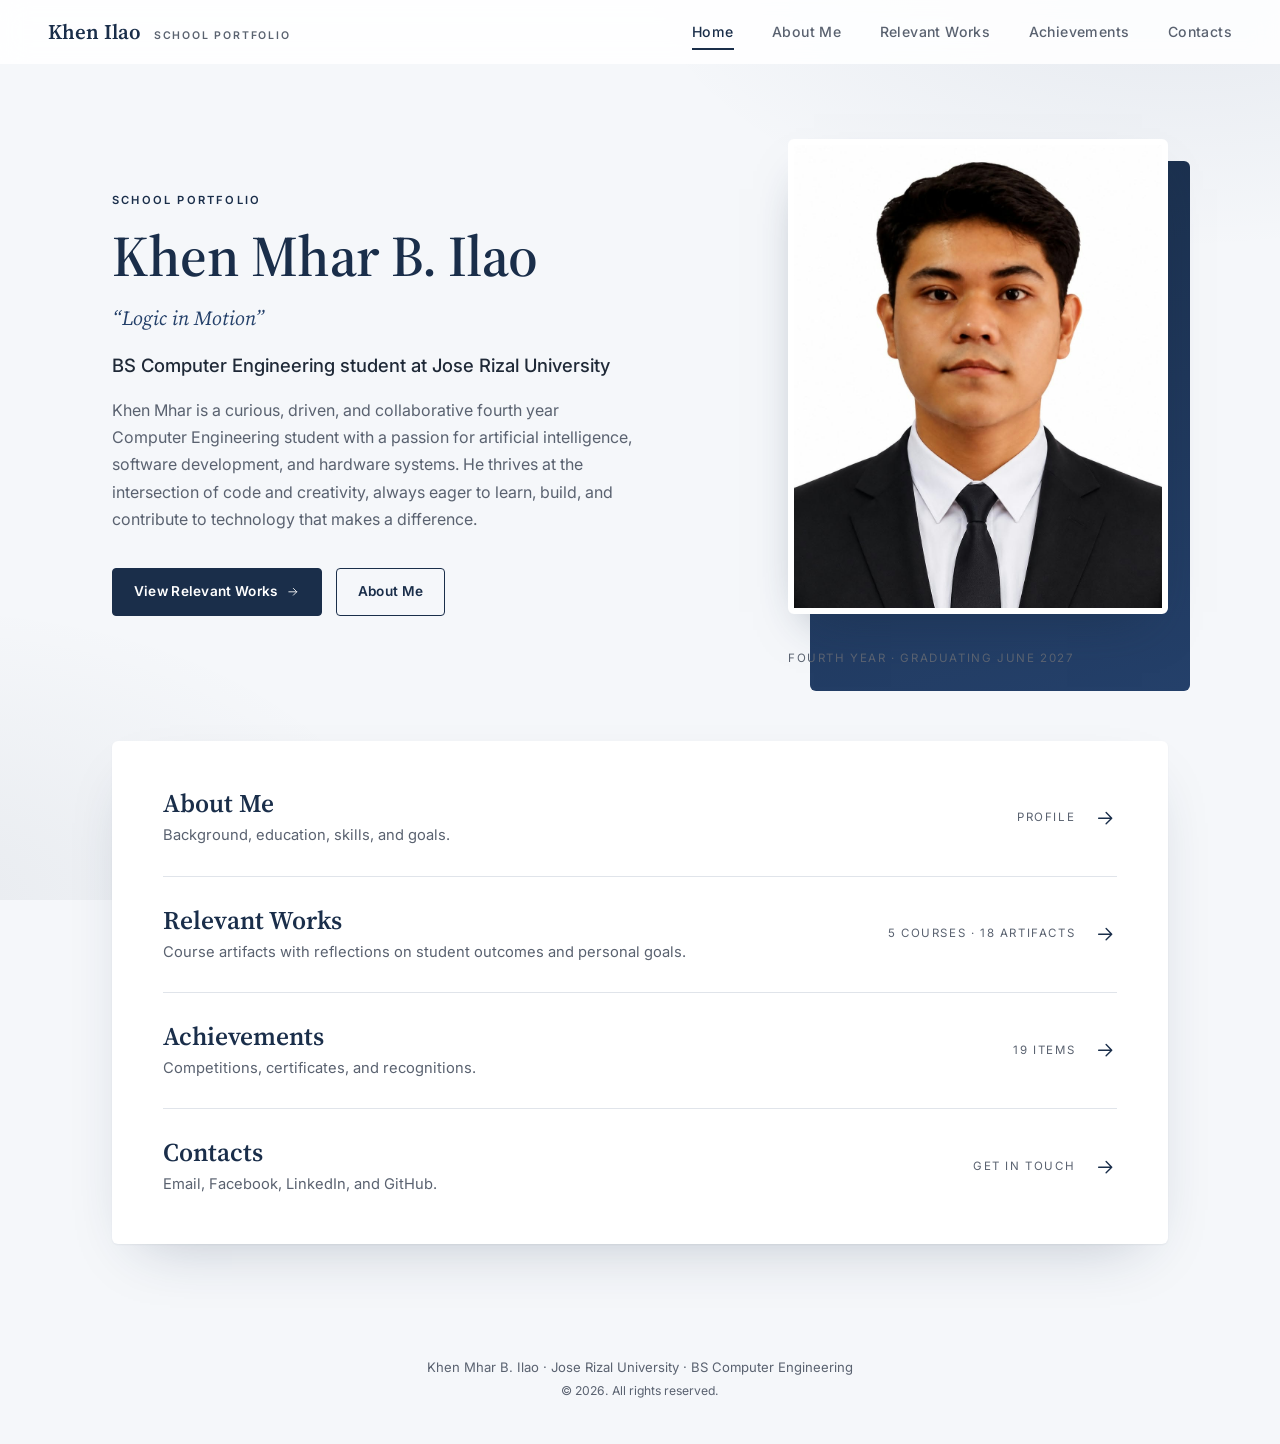
<file: index.html>
<!DOCTYPE html>
<html lang="en">
<head>
  <meta charset="UTF-8" />
  <meta name="viewport" content="width=device-width, initial-scale=1.0" />
  <title>Home | Khen Mhar B. Ilao, School Portfolio</title>
  <link rel="preconnect" href="https://fonts.googleapis.com">
  <link rel="preconnect" href="https://fonts.gstatic.com" crossorigin>
  <link href="https://fonts.googleapis.com/css2?family=Inter:wght@400;500;600;700&family=Source+Serif+4:ital,wght@0,600;0,700;1,400&display=swap" rel="stylesheet">
  <link rel="stylesheet" href="assets/css/styles.css" />
</head>
<body data-page="index">

  <main id="app" class="wrap"></main>

  <noscript><p style="padding:2rem;text-align:center">Please enable JavaScript to view this portfolio.</p></noscript>

  <script src="data/content.js"></script>
  <script src="assets/js/app.js"></script>
</body>
</html>
</file>
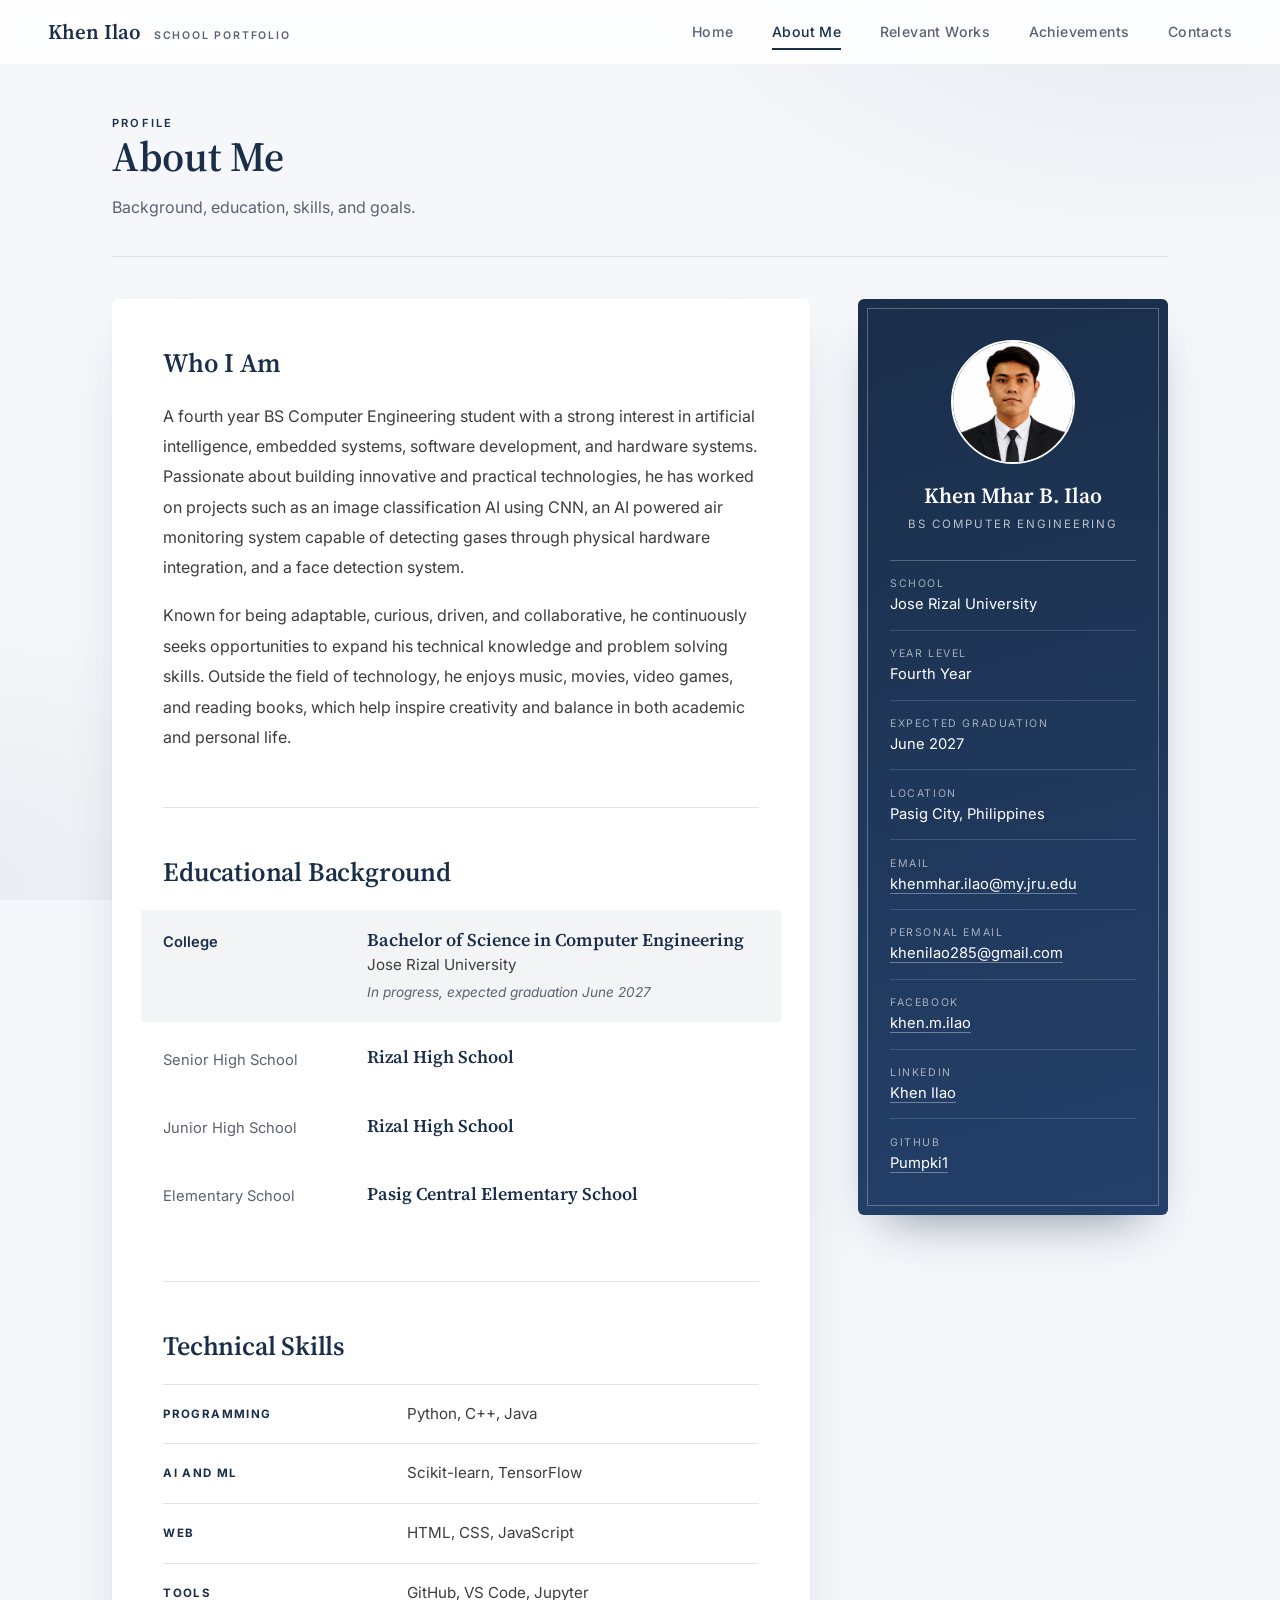
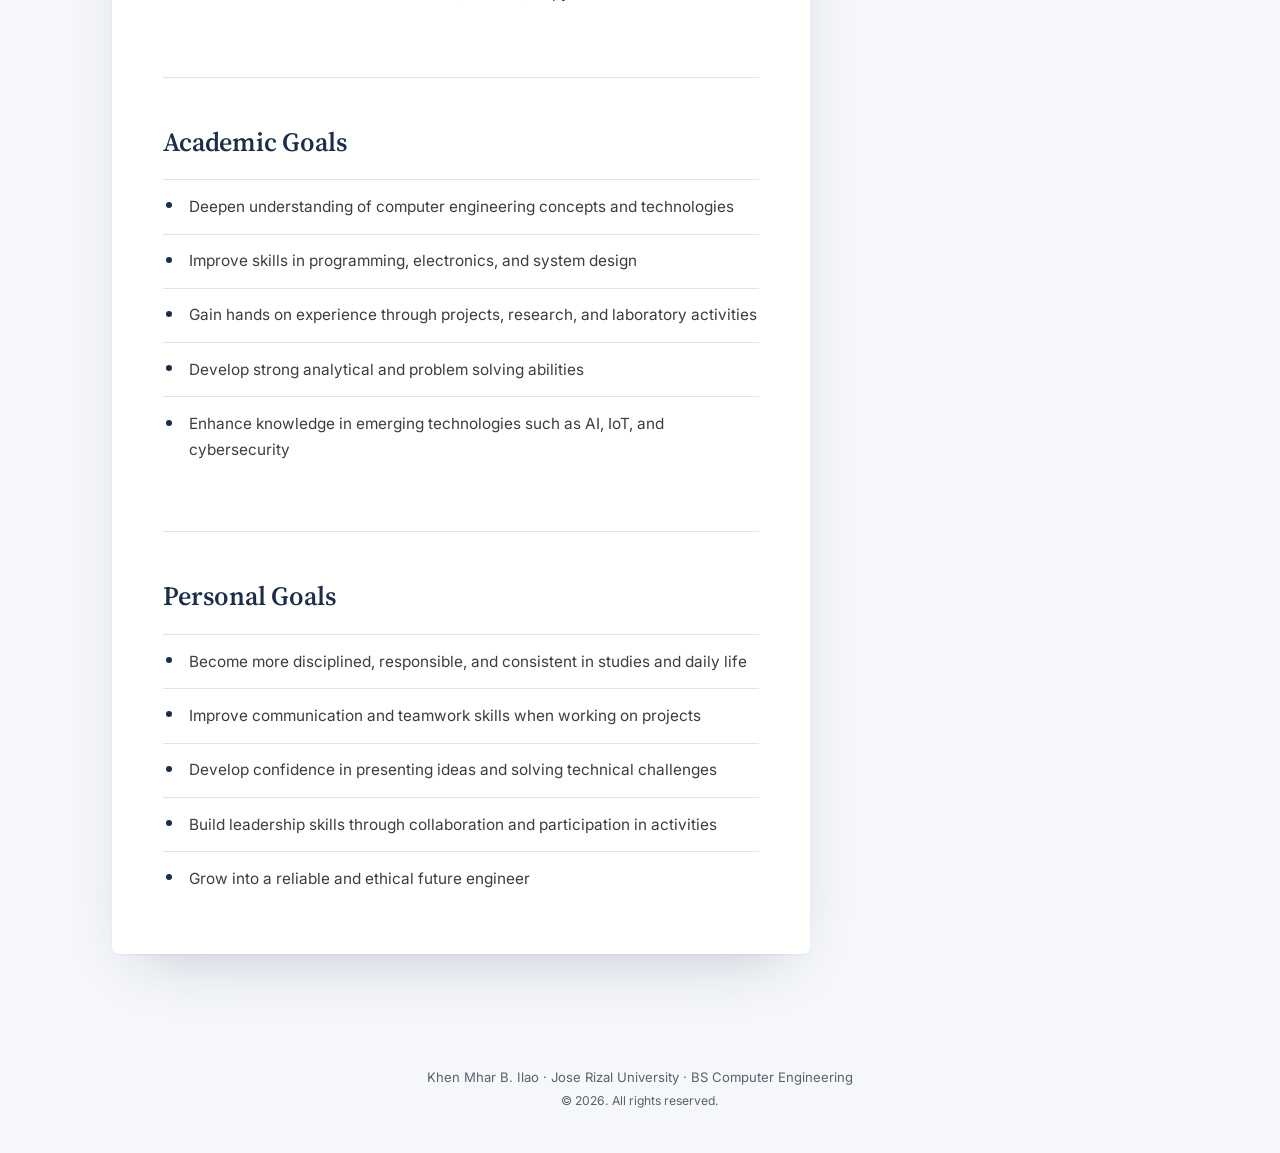
<file: about.html>
<!DOCTYPE html>
<html lang="en">
<head>
  <meta charset="UTF-8" />
  <meta name="viewport" content="width=device-width, initial-scale=1.0" />
  <title>About Me | Khen Mhar B. Ilao, School Portfolio</title>
  <link rel="preconnect" href="https://fonts.googleapis.com">
  <link rel="preconnect" href="https://fonts.gstatic.com" crossorigin>
  <link href="https://fonts.googleapis.com/css2?family=Inter:wght@400;500;600;700&family=Source+Serif+4:ital,wght@0,600;0,700;1,400&display=swap" rel="stylesheet">
  <link rel="stylesheet" href="assets/css/styles.css" />
</head>
<body data-page="about">

  <main id="app" class="wrap"></main>

  <noscript><p style="padding:2rem;text-align:center">Please enable JavaScript to view this portfolio.</p></noscript>

  <script src="data/content.js"></script>
  <script src="assets/js/app.js"></script>
</body>
</html>
</file>
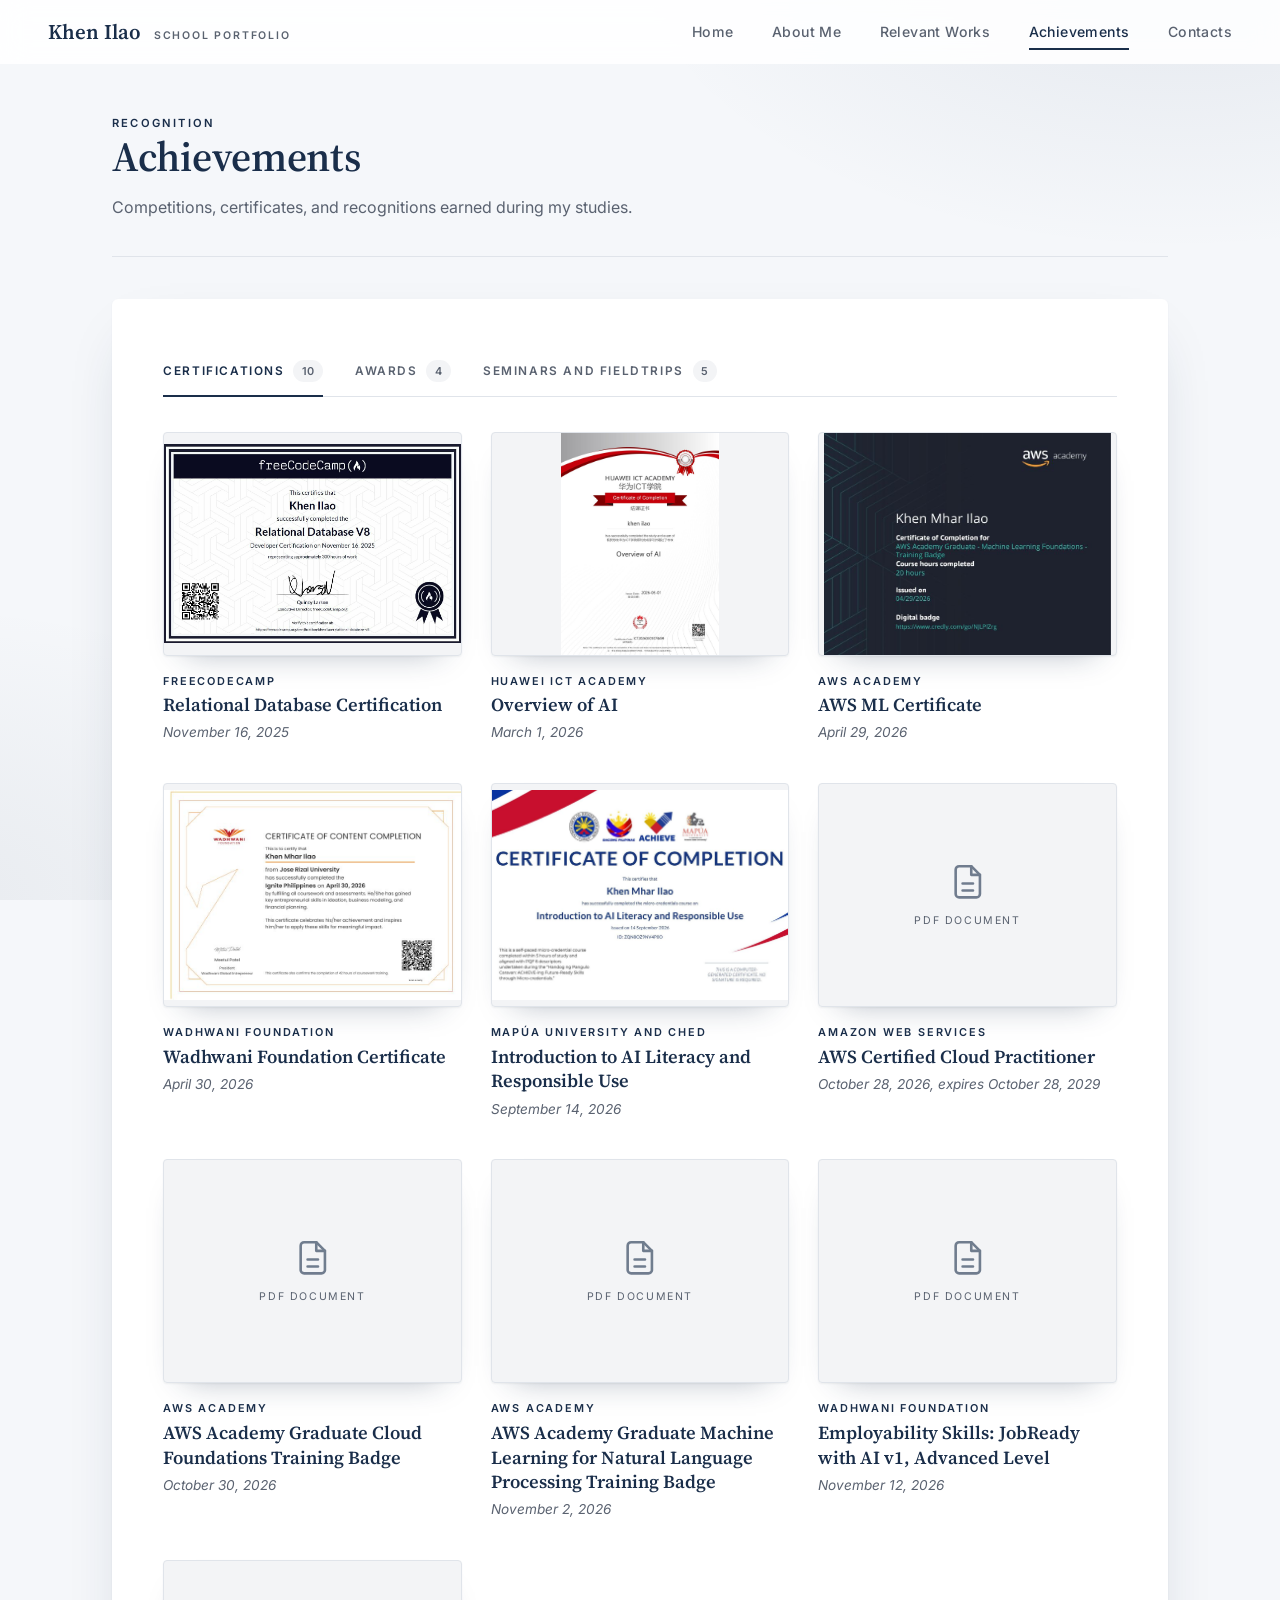
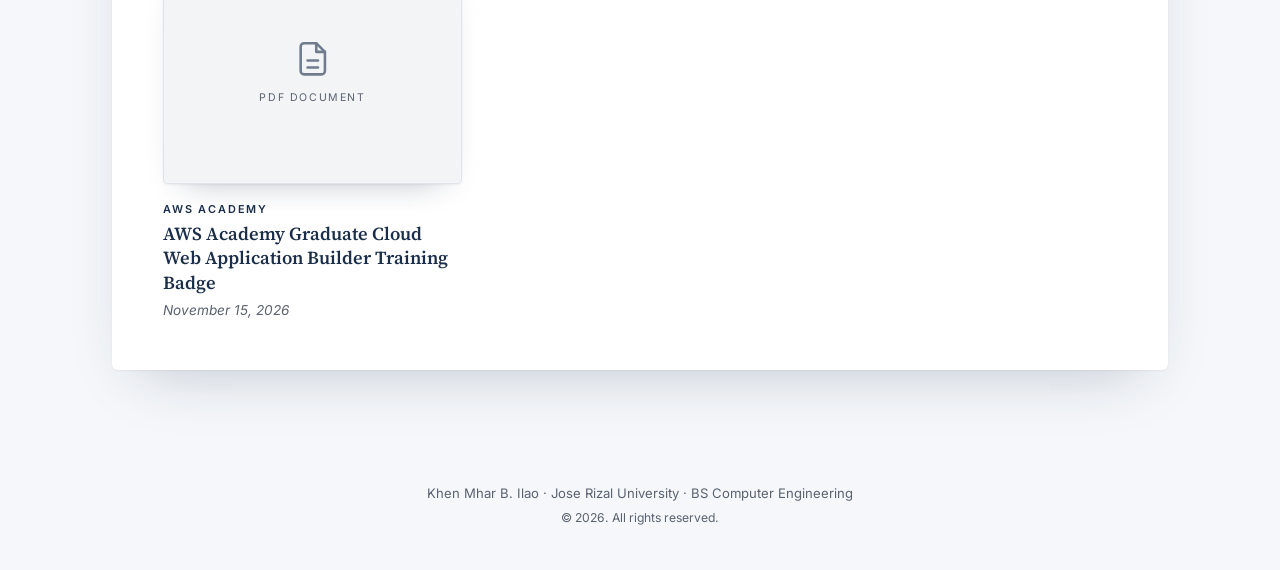
<file: achievements.html>
<!DOCTYPE html>
<html lang="en">
<head>
  <meta charset="UTF-8" />
  <meta name="viewport" content="width=device-width, initial-scale=1.0" />
  <title>Achievements | Khen Mhar B. Ilao, School Portfolio</title>
  <link rel="preconnect" href="https://fonts.googleapis.com">
  <link rel="preconnect" href="https://fonts.gstatic.com" crossorigin>
  <link href="https://fonts.googleapis.com/css2?family=Inter:wght@400;500;600;700&family=Source+Serif+4:ital,wght@0,600;0,700;1,400&display=swap" rel="stylesheet">
  <link rel="stylesheet" href="assets/css/styles.css" />
</head>
<body data-page="achievements">

  <main id="app" class="wrap"></main>

  <noscript><p style="padding:2rem;text-align:center">Please enable JavaScript to view this portfolio.</p></noscript>

  <script src="data/content.js"></script>
  <script src="assets/js/app.js"></script>
</body>
</html>
</file>
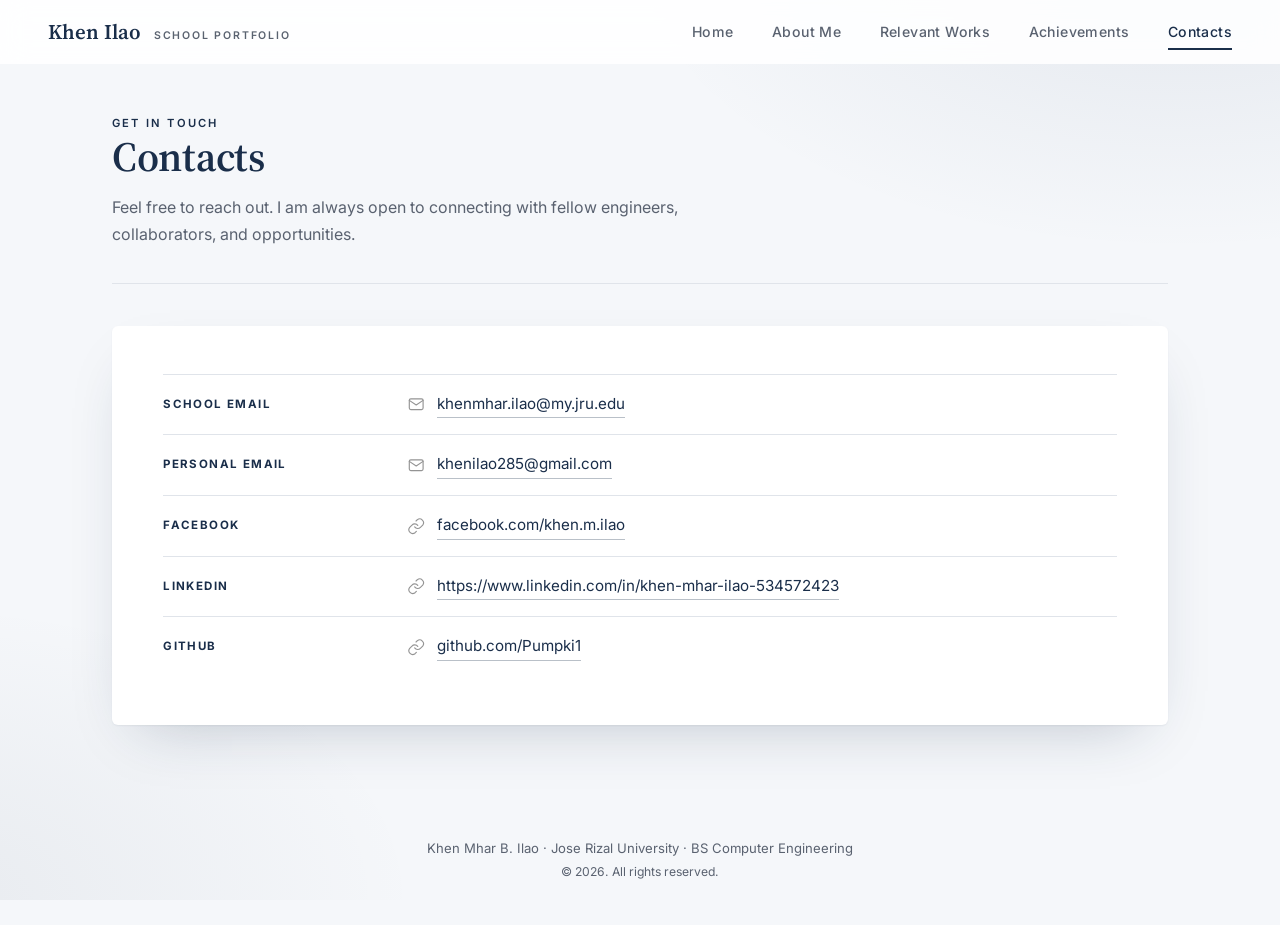
<file: contacts.html>
<!DOCTYPE html>
<html lang="en">
<head>
  <meta charset="UTF-8" />
  <meta name="viewport" content="width=device-width, initial-scale=1.0" />
  <title>Contacts | Khen Mhar B. Ilao, School Portfolio</title>
  <link rel="preconnect" href="https://fonts.googleapis.com">
  <link rel="preconnect" href="https://fonts.gstatic.com" crossorigin>
  <link href="https://fonts.googleapis.com/css2?family=Inter:wght@400;500;600;700&family=Source+Serif+4:ital,wght@0,600;0,700;1,400&display=swap" rel="stylesheet">
  <link rel="stylesheet" href="assets/css/styles.css" />
</head>
<body data-page="contacts">

  <main id="app" class="wrap"></main>

  <noscript><p style="padding:2rem;text-align:center">Please enable JavaScript to view this portfolio.</p></noscript>

  <script src="data/content.js"></script>
  <script src="assets/js/app.js"></script>
</body>
</html>
</file>
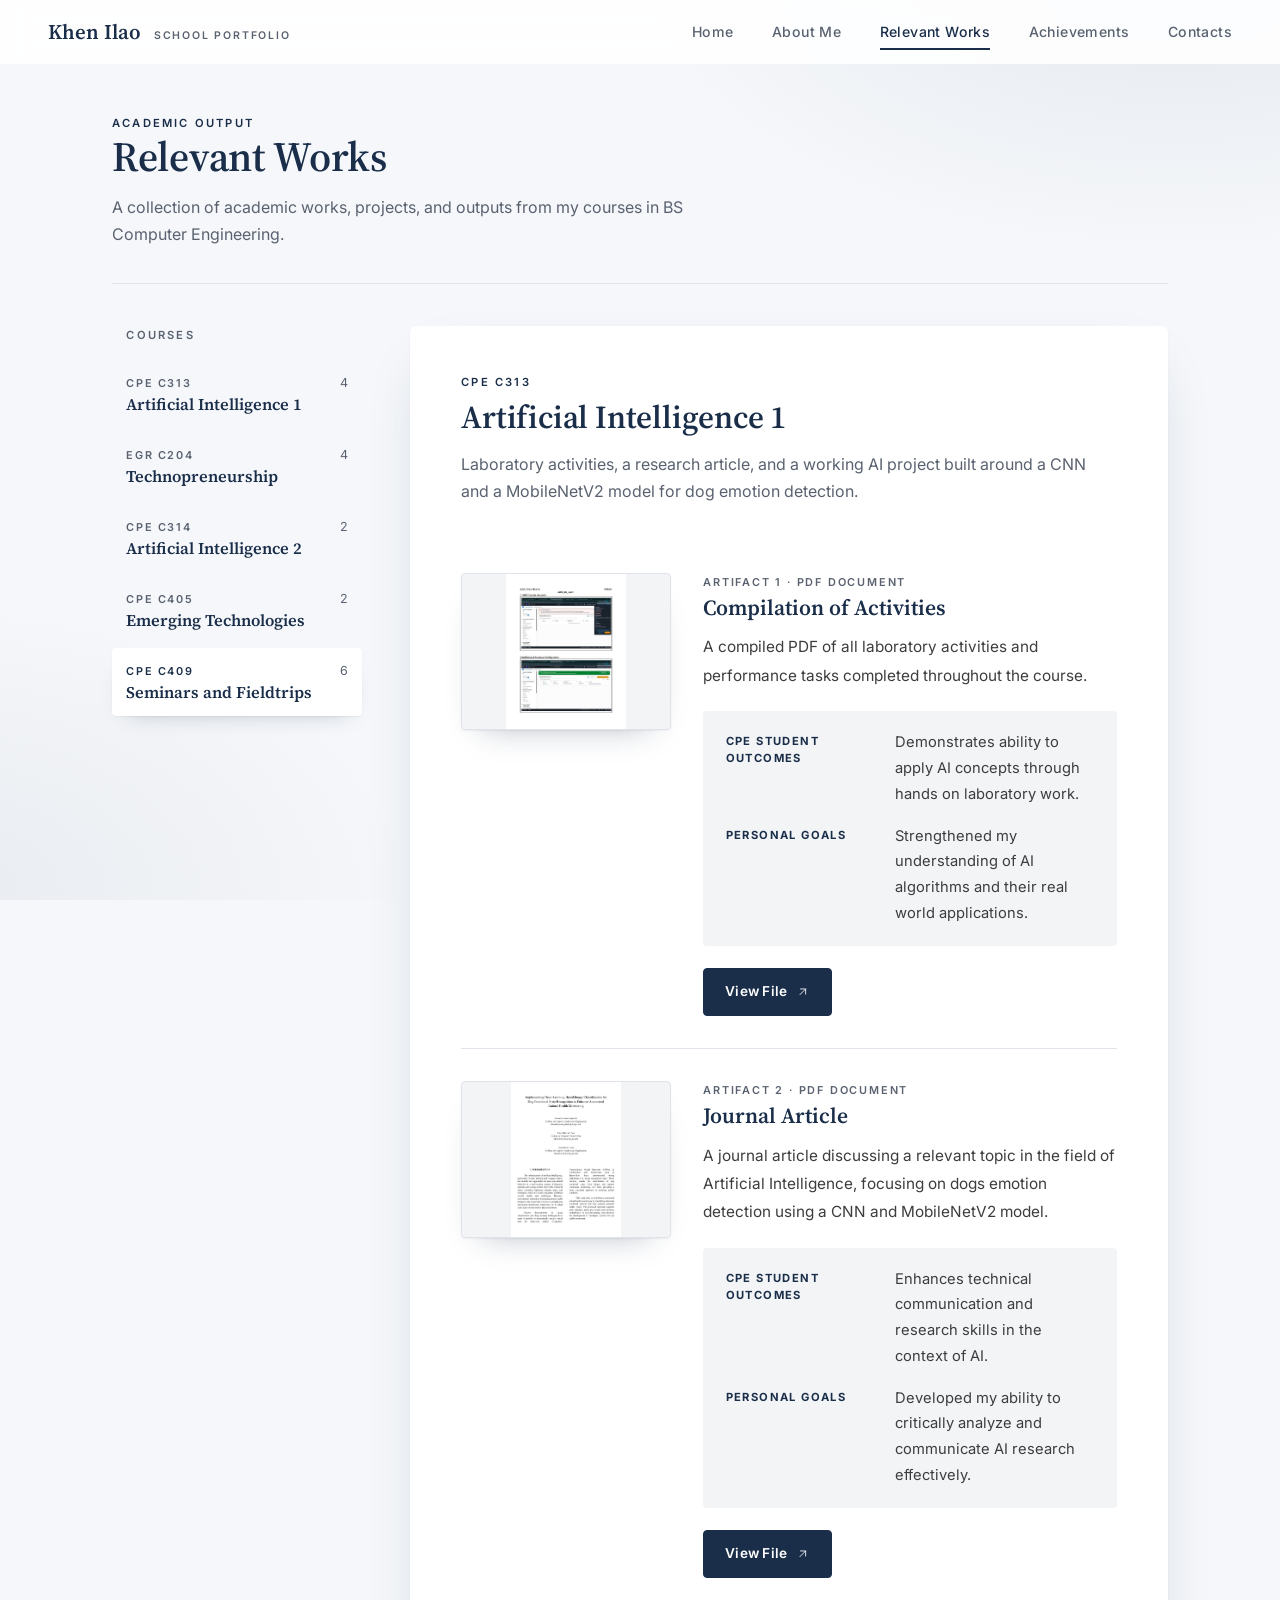
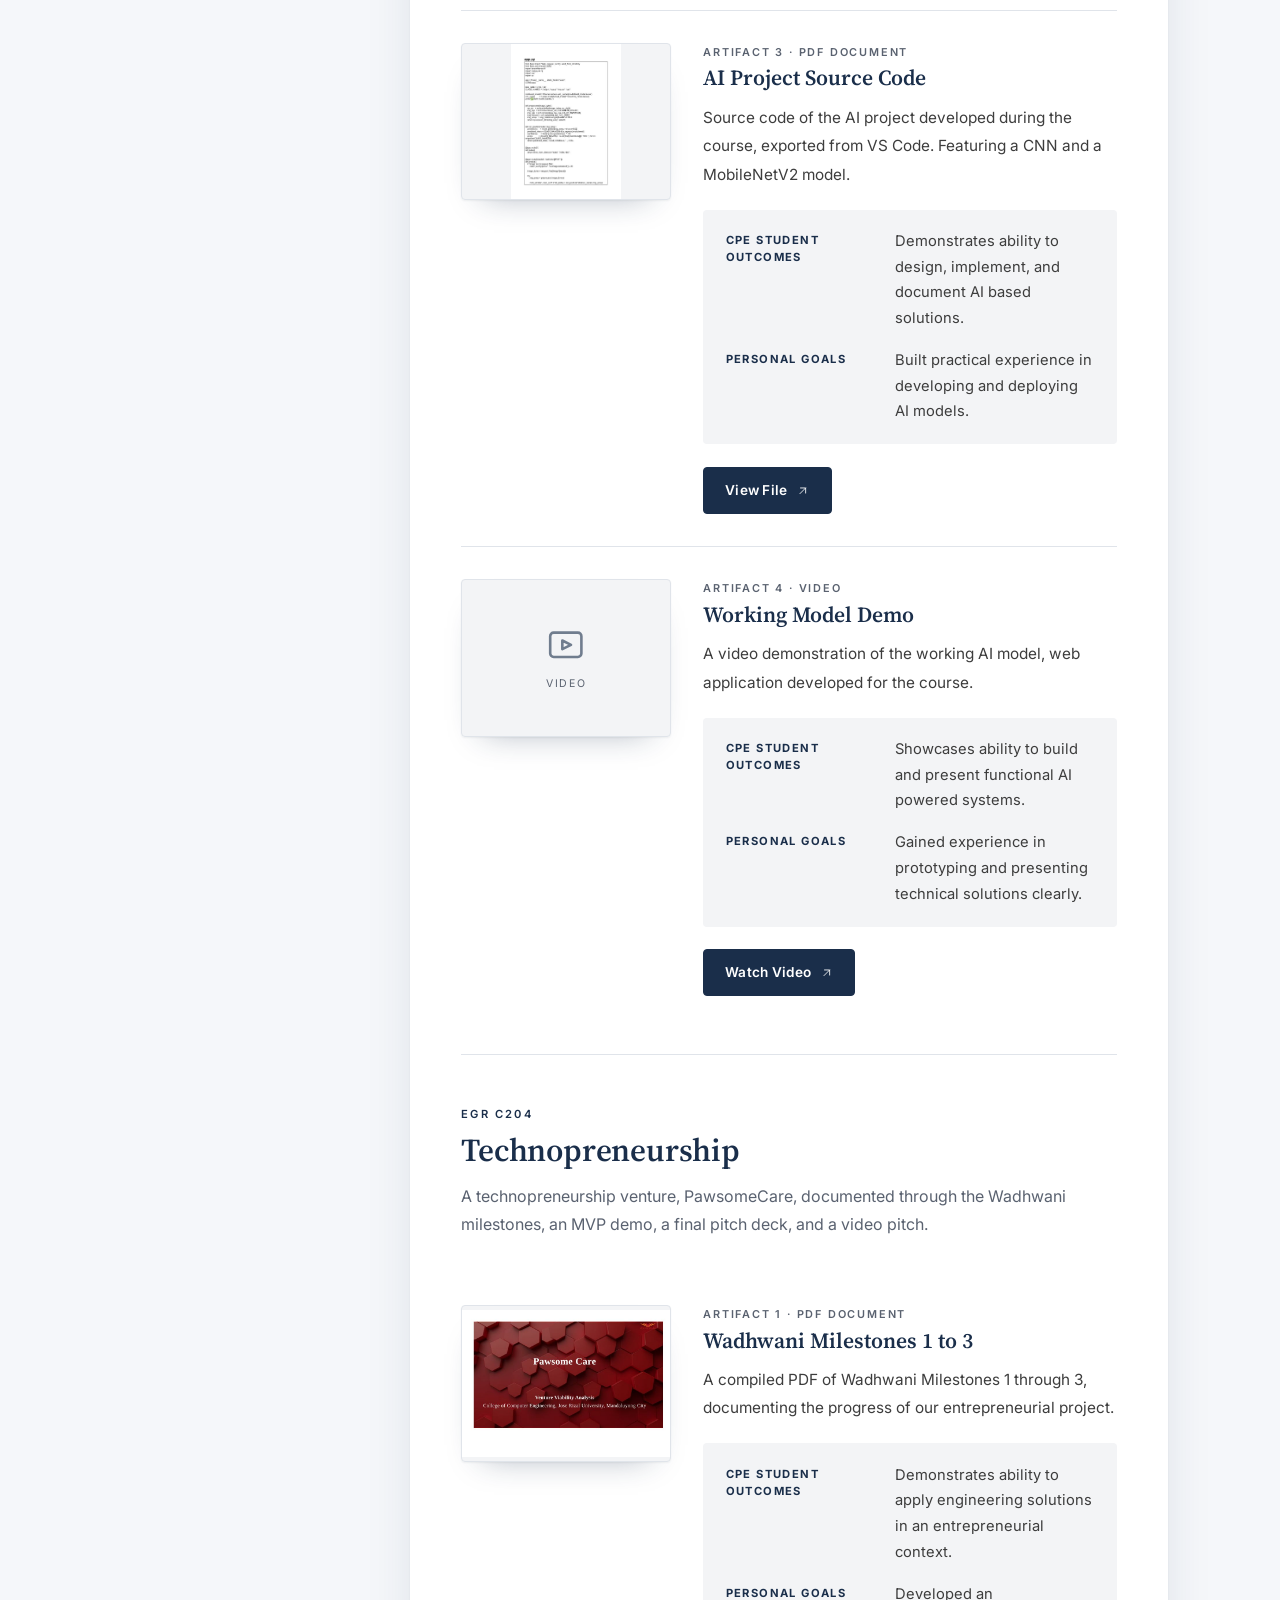
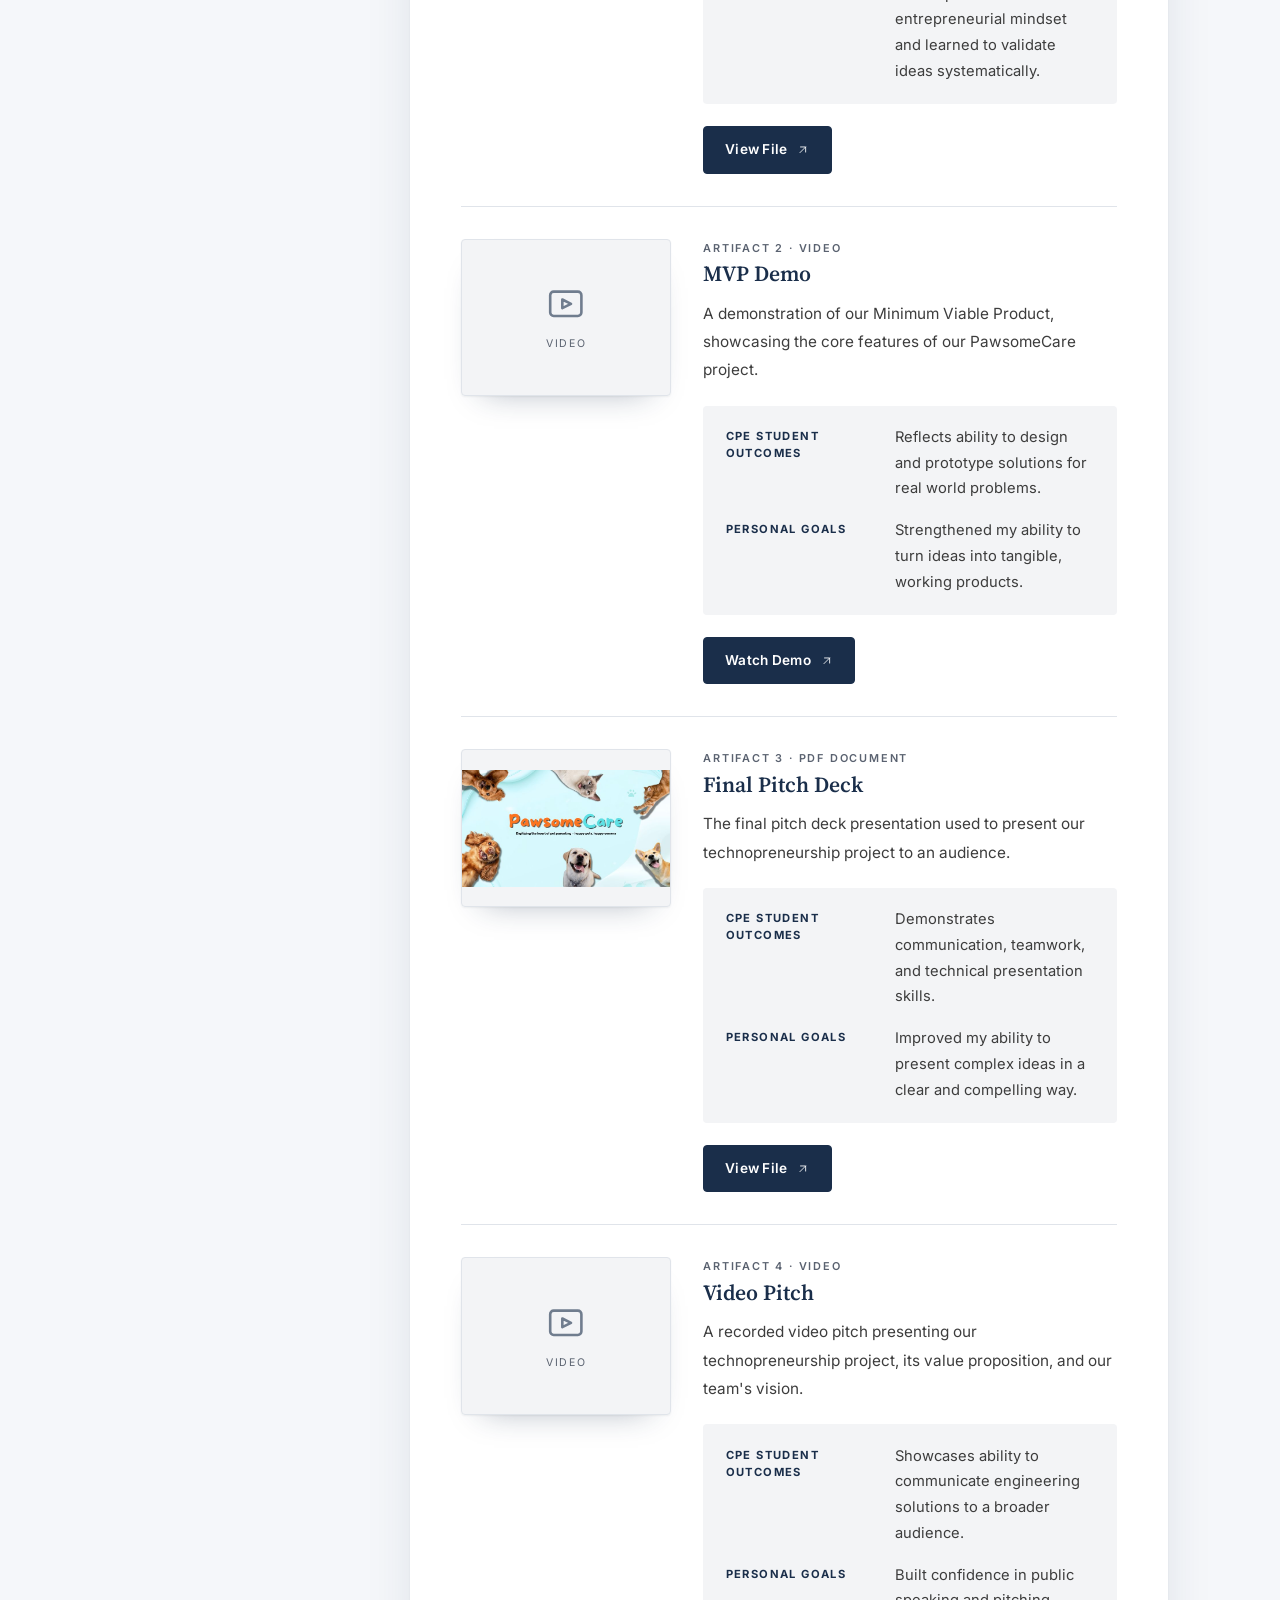
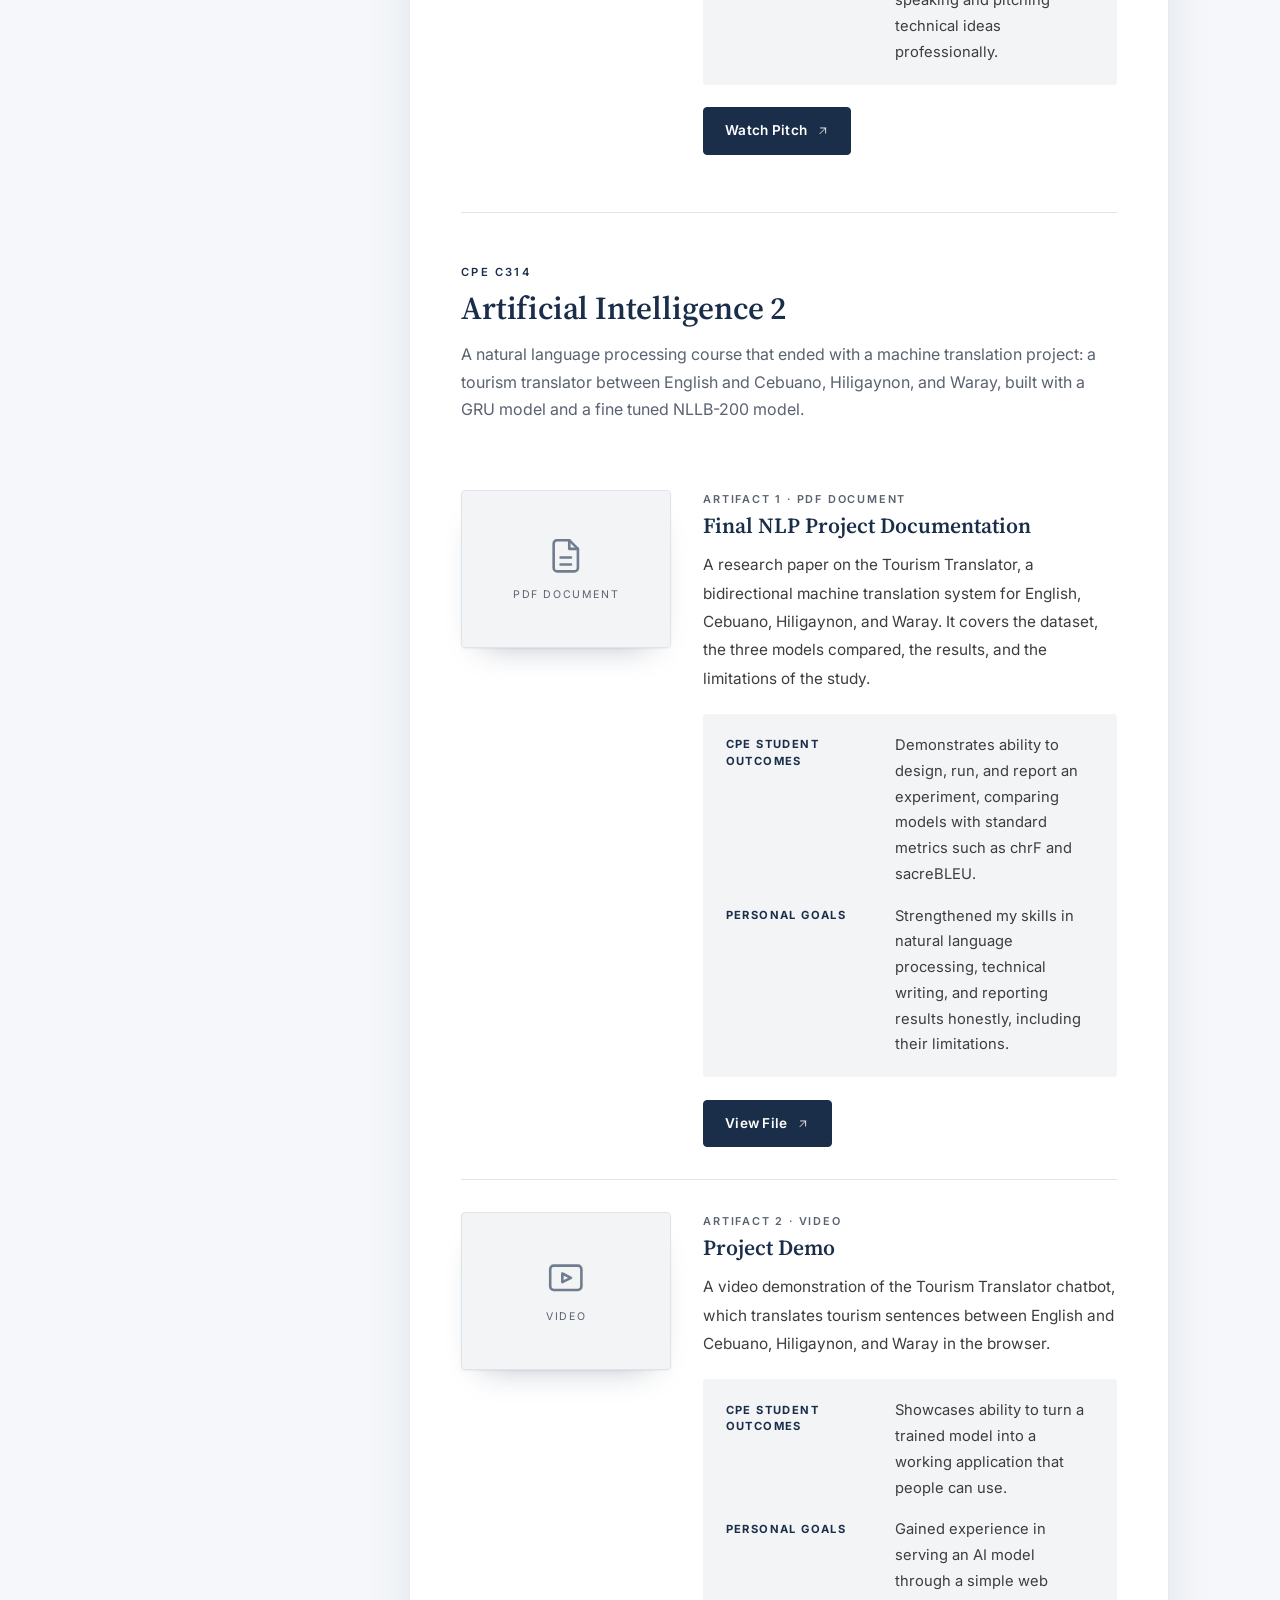
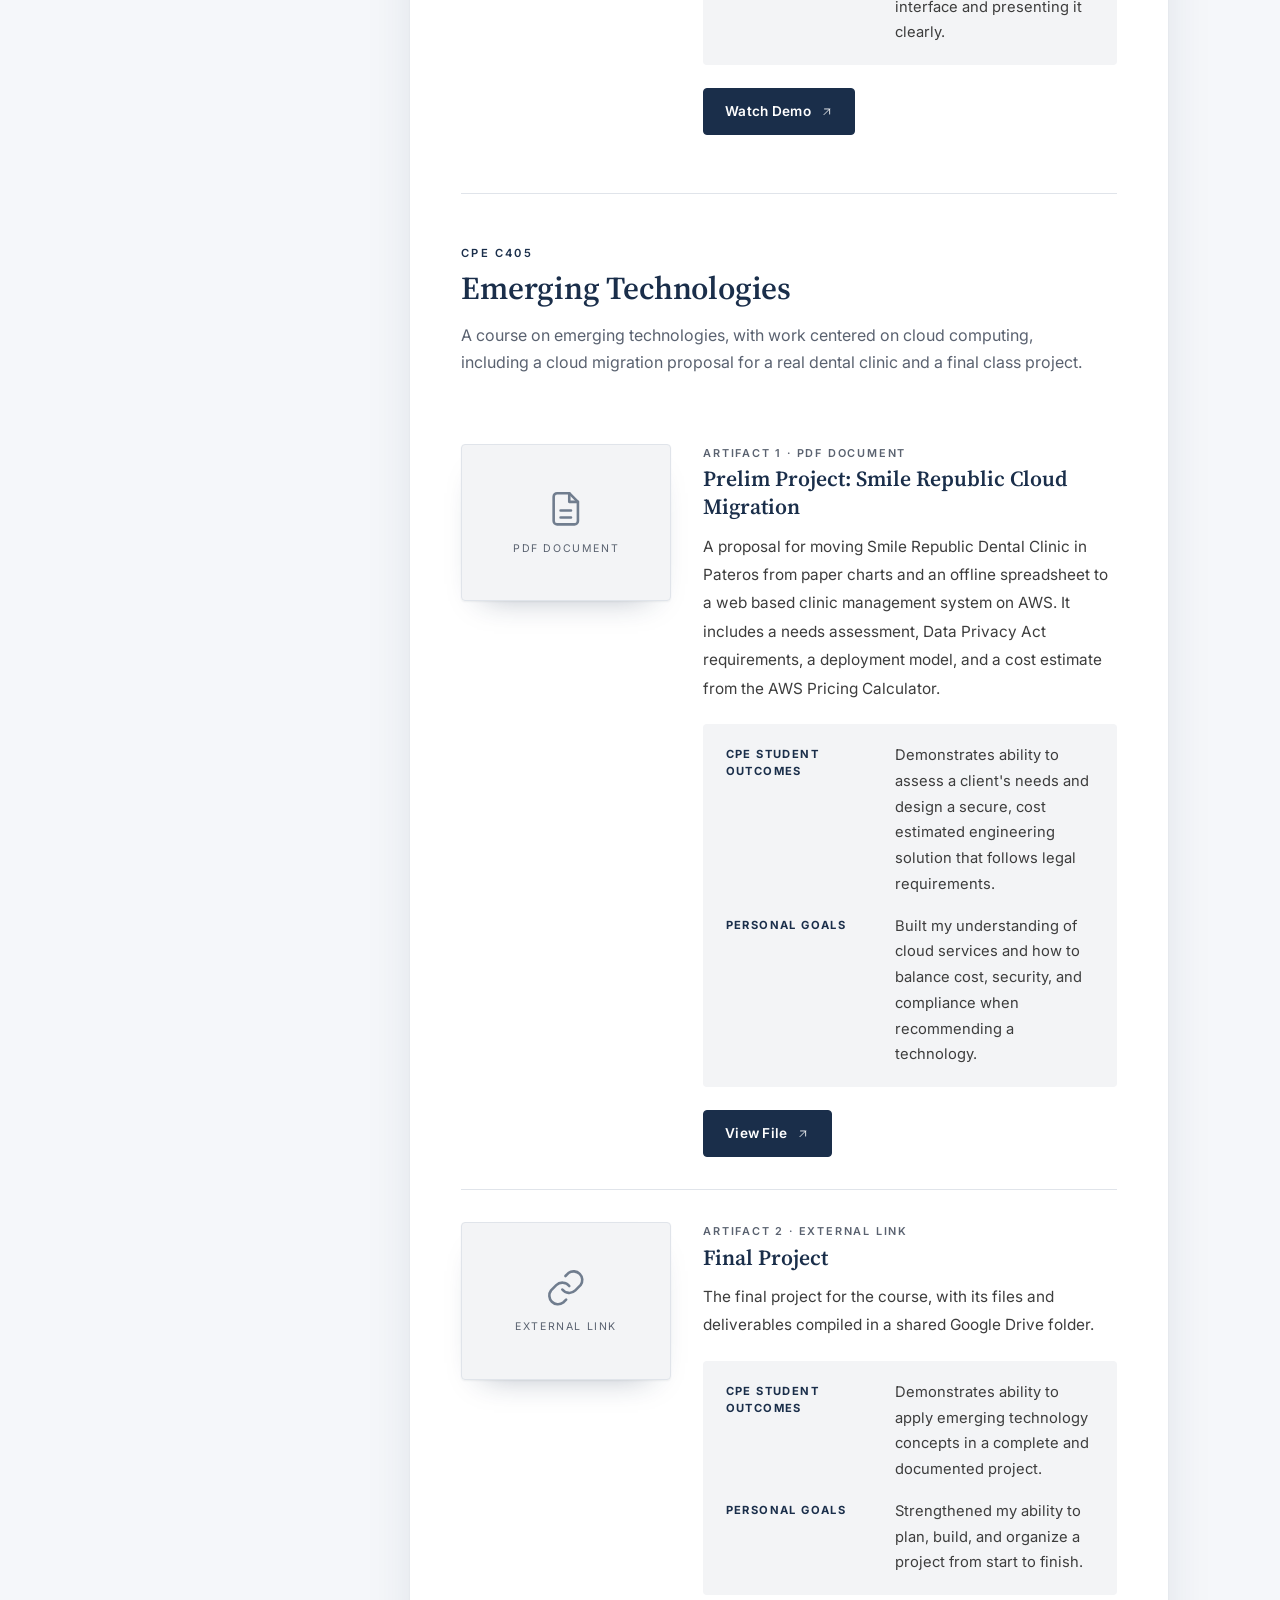
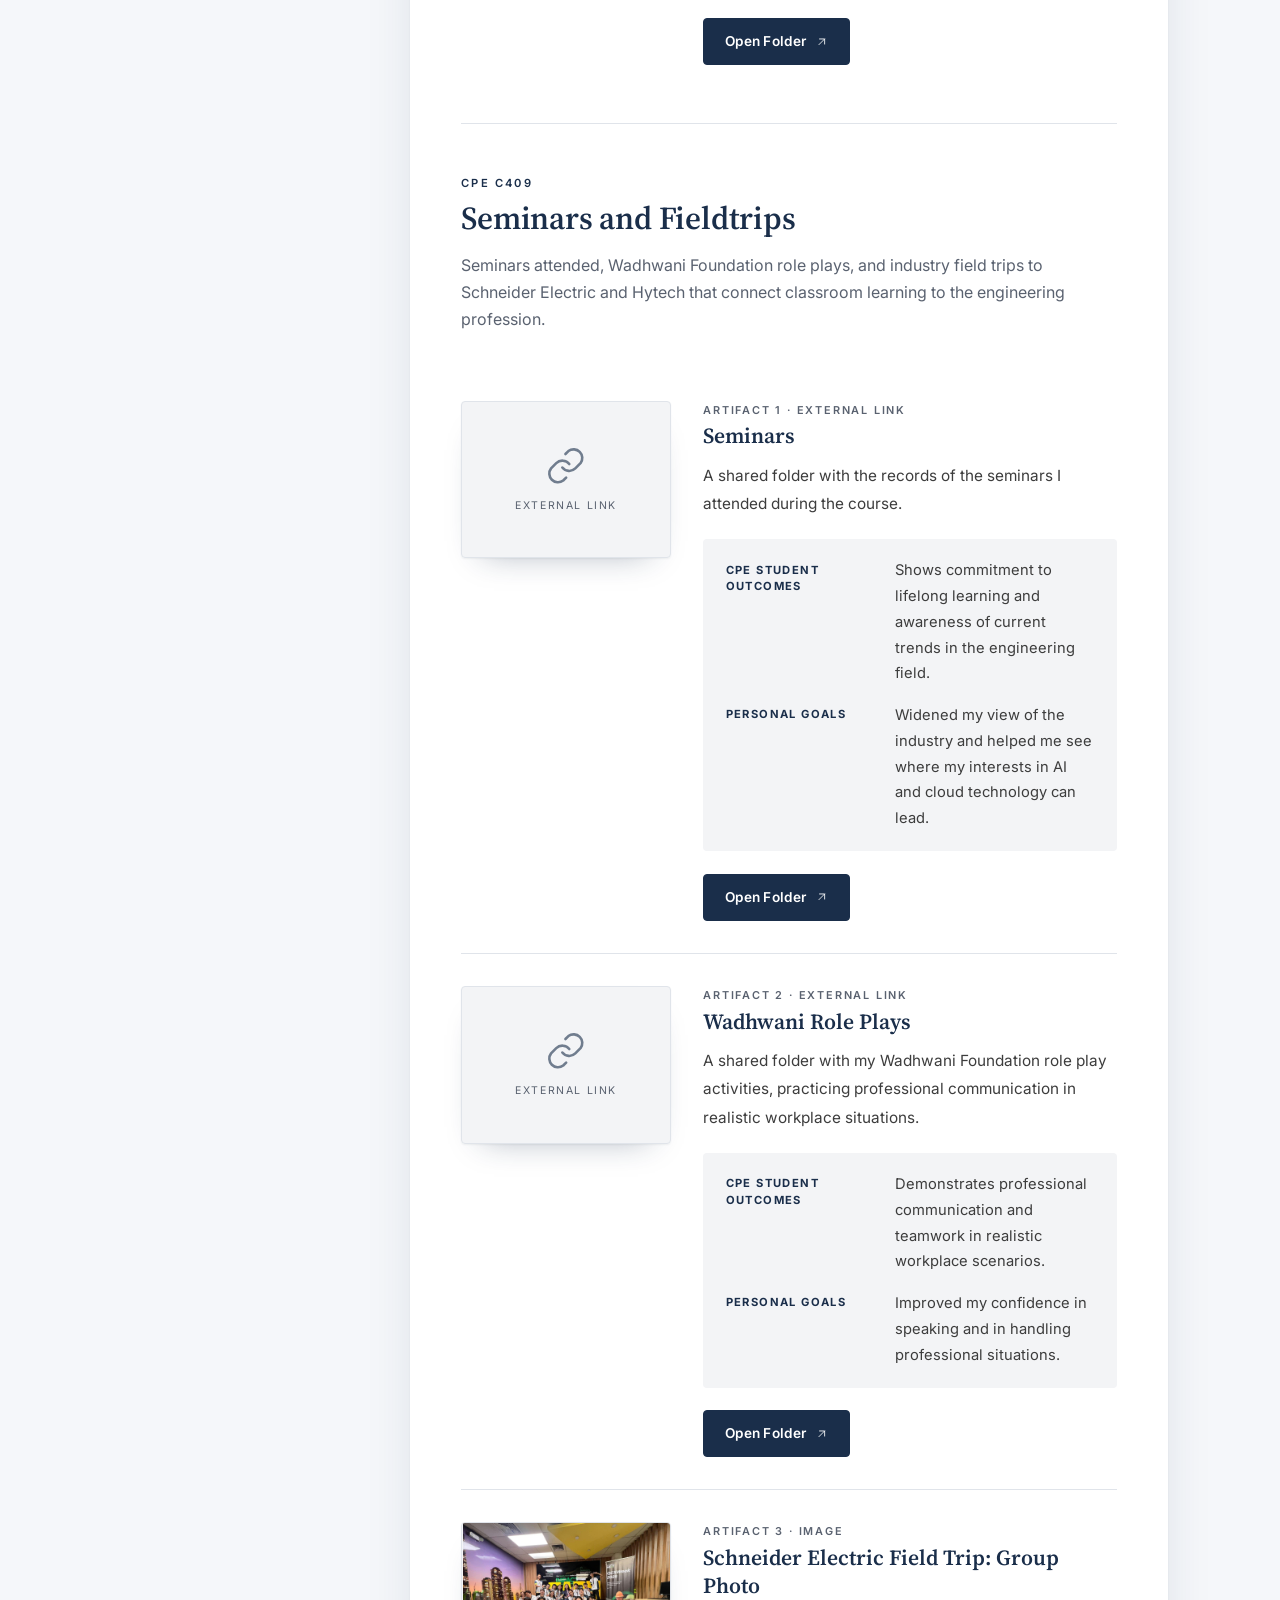
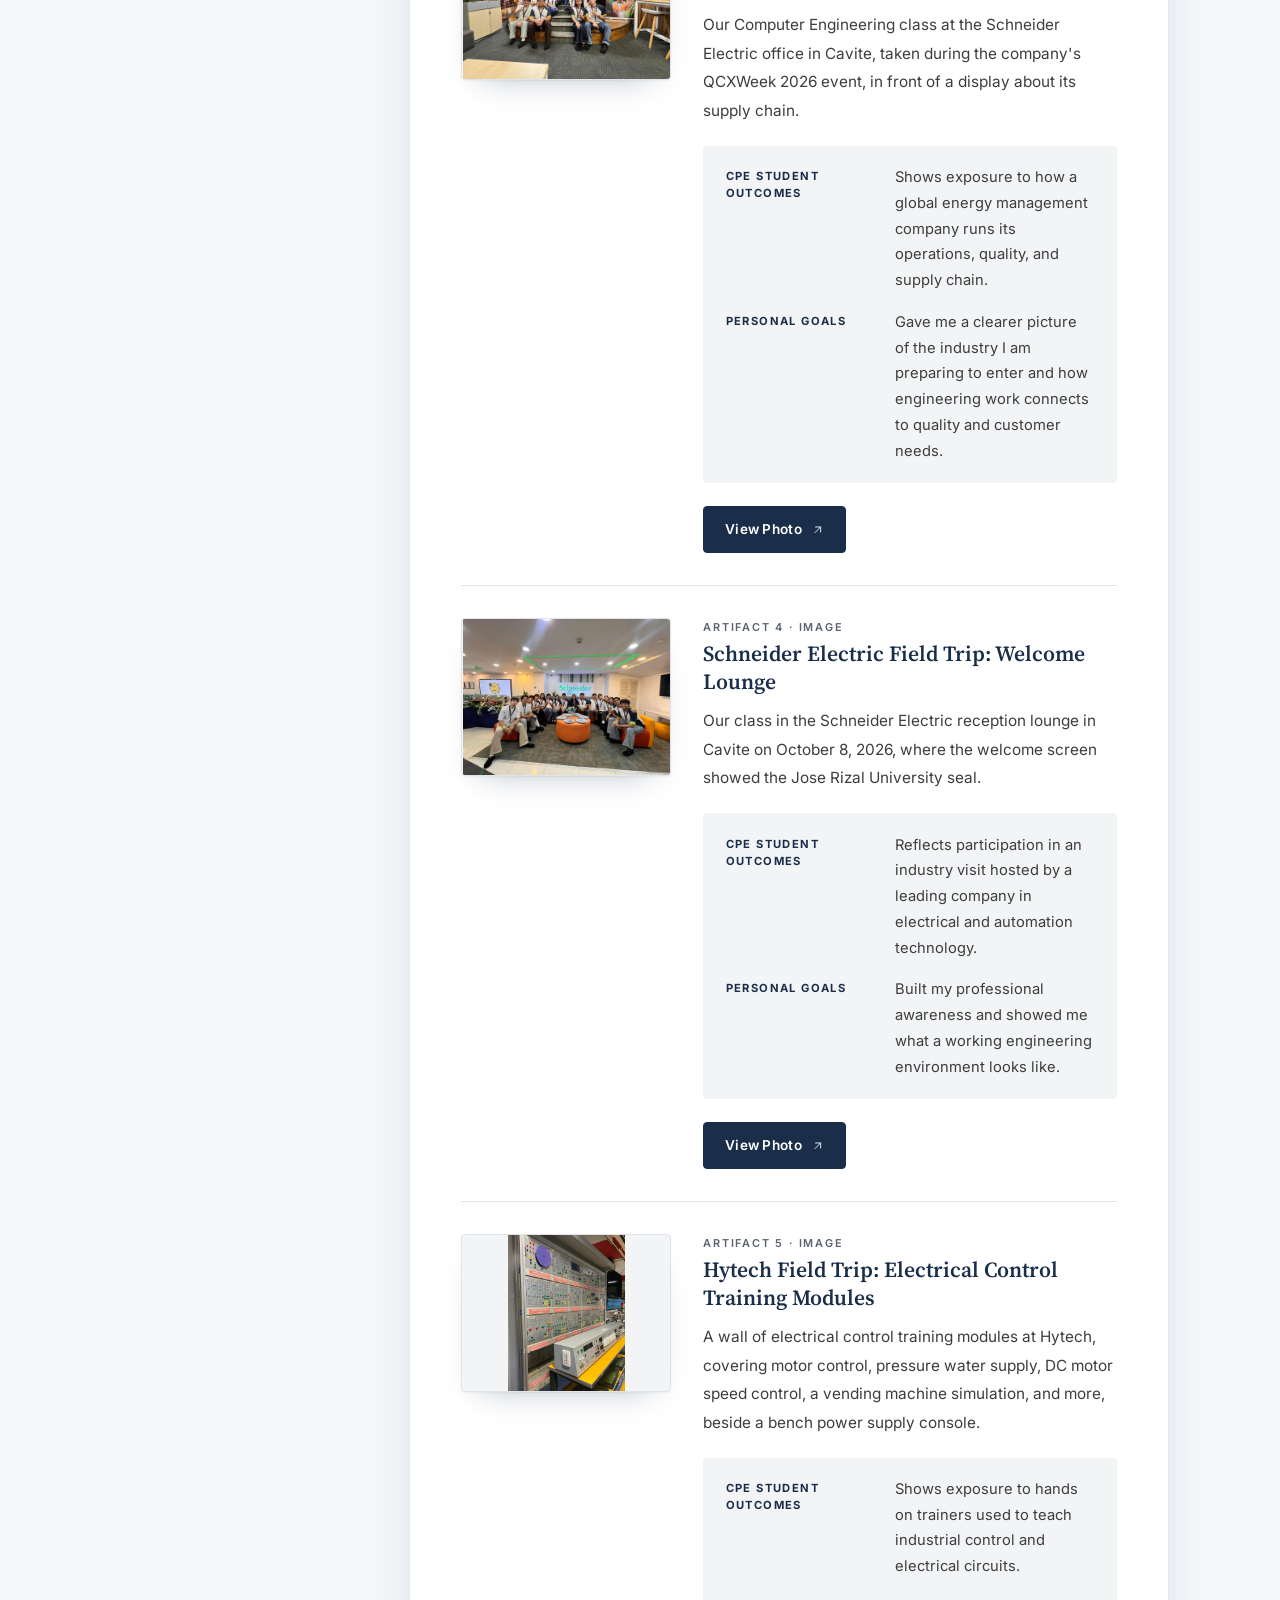
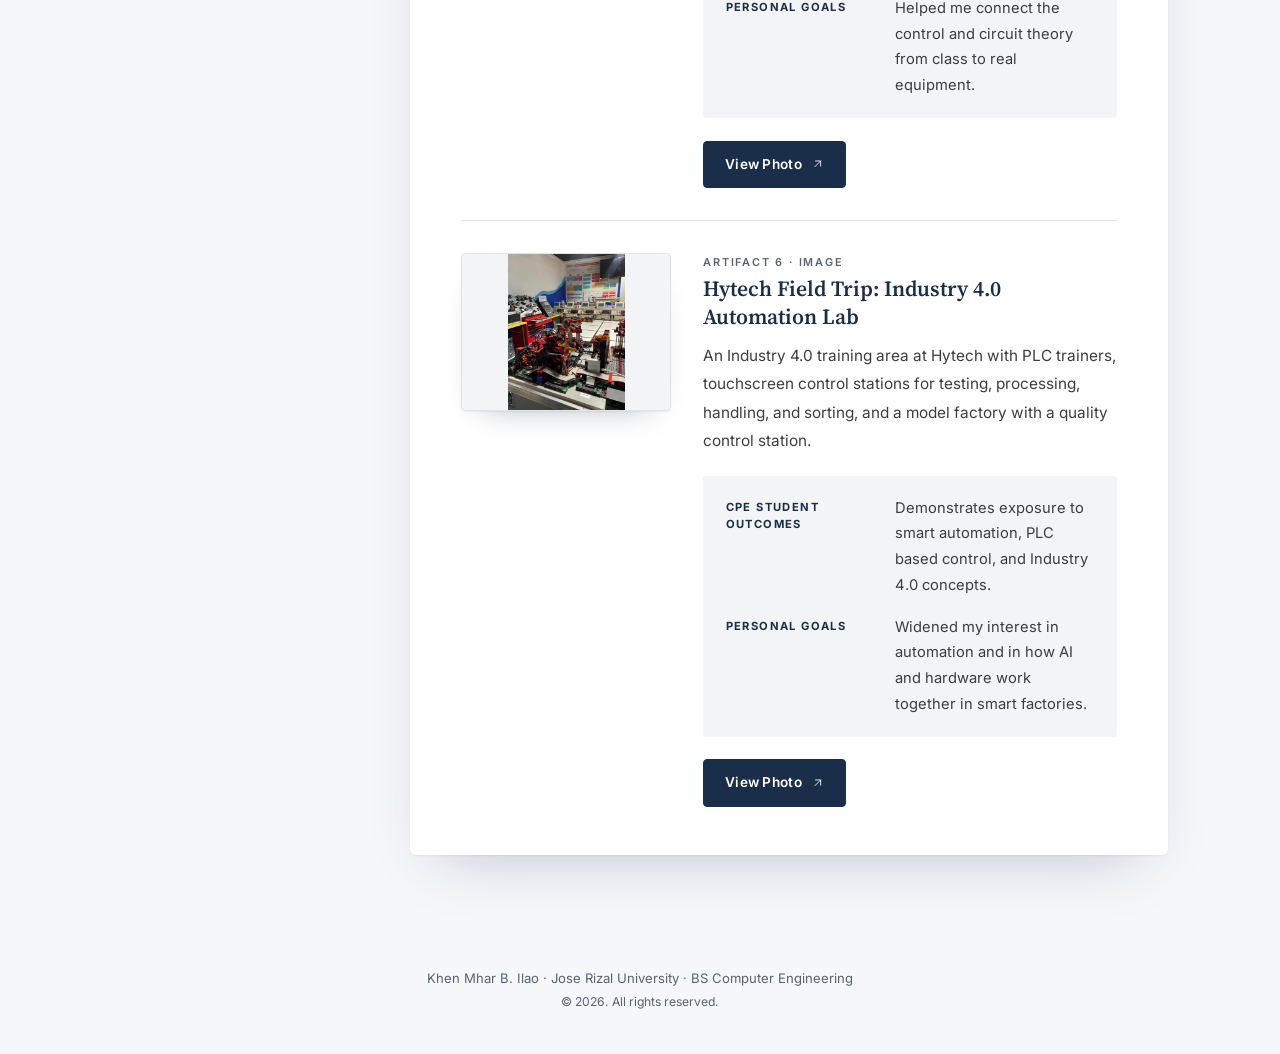
<file: works.html>
<!DOCTYPE html>
<html lang="en">
<head>
  <meta charset="UTF-8" />
  <meta name="viewport" content="width=device-width, initial-scale=1.0" />
  <title>Relevant Works | Khen Mhar B. Ilao, School Portfolio</title>
  <link rel="preconnect" href="https://fonts.googleapis.com">
  <link rel="preconnect" href="https://fonts.gstatic.com" crossorigin>
  <link href="https://fonts.googleapis.com/css2?family=Inter:wght@400;500;600;700&family=Source+Serif+4:ital,wght@0,600;0,700;1,400&display=swap" rel="stylesheet">
  <link rel="stylesheet" href="assets/css/styles.css" />
</head>
<body data-page="works">

  <main id="app" class="wrap"></main>

  <noscript><p style="padding:2rem;text-align:center">Please enable JavaScript to view this portfolio.</p></noscript>

  <script src="data/content.js"></script>
  <script src="assets/js/app.js"></script>
</body>
</html>
</file>
<file: assets/css/styles.css>
/* ============================================================
   SCHOOL PORTFOLIO : navy and white theme
   Sections: tokens, base, navigation, shared parts, home,
   about, works, achievements, motion, responsive
   ============================================================ */

:root {
  --white: #ffffff;
  --ink: #1f2937;
  --gray-text: #5a6270;
  --gray-mid: #e0e4ea;
  --gray-light: #f5f7fa;
  --navy: #1a2e4a;
  --navy-light: #24406a;
  --tint: rgba(26, 46, 74, 0.05);
  --serif: 'Source Serif 4', Georgia, 'Times New Roman', serif;
  --sans: 'Inter', system-ui, -apple-system, 'Segoe UI', sans-serif;
  --ease: cubic-bezier(0.22, 0.61, 0.36, 1);
  --nav-h: 64px;
}

/* ---------- Base ---------- */
*, *::before, *::after { box-sizing: border-box; margin: 0; padding: 0; }
html { scroll-behavior: smooth; }

body {
  font-family: var(--sans);
  font-size: 16px;
  line-height: 1.7;
  color: var(--ink);
  background-color: #f5f7fa;
  background-image:
    radial-gradient(900px 520px at 92% -8%, rgba(36, 64, 106, 0.09), transparent 62%),
    radial-gradient(800px 480px at -6% 100%, rgba(26, 46, 74, 0.06), transparent 62%);
  background-attachment: fixed;
  -webkit-font-smoothing: antialiased;
}

img { max-width: 100%; display: block; }
a { color: inherit; text-decoration: none; }
ul { list-style: none; }

.wrap {
  max-width: 1120px;
  margin: 0 auto;
  padding: calc(var(--nav-h) + 3.2rem) 2rem 5rem;
}

.serif { font-family: var(--serif); }

/* ---------- Navigation ---------- */
.nav {
  position: fixed;
  top: 0; left: 0; right: 0;
  z-index: 50;
  height: var(--nav-h);
  padding: 0 clamp(1.25rem, 4vw, 3rem);
  display: flex;
  align-items: center;
  justify-content: space-between;
  background: rgba(255, 255, 255, 0.88);
  -webkit-backdrop-filter: saturate(160%) blur(14px);
  backdrop-filter: saturate(160%) blur(14px);
  border-bottom: 1px solid transparent;
  transition: border-color 0.3s ease, box-shadow 0.3s ease;
}

.nav.scrolled {
  border-bottom-color: rgba(26, 46, 74, 0.1);
  box-shadow: 0 10px 28px -20px rgba(26, 46, 74, 0.45);
}

.nav-brand { display: flex; align-items: baseline; gap: 0.8rem; }

.nav-logo {
  font-family: var(--serif);
  font-size: 1.3rem;
  font-weight: 600;
  color: var(--navy);
}

.nav-tag {
  font-size: 0.66rem;
  font-weight: 600;
  letter-spacing: 1.8px;
  text-transform: uppercase;
  color: var(--gray-text);
}

.nav-links { display: flex; gap: 2.4rem; }

.nav-links a {
  position: relative;
  display: inline-block;
  padding: 0.4rem 0;
  font-size: 0.88rem;
  font-weight: 500;
  letter-spacing: 0.4px;
  color: var(--gray-text);
  transition: color 0.25s ease;
}

.nav-links a::after {
  content: '';
  position: absolute;
  left: 0; right: 0; bottom: 0;
  height: 1.5px;
  background: var(--navy);
  transform: scaleX(0);
  transform-origin: left center;
  transition: transform 0.35s var(--ease);
}

.nav-links a:hover, .nav-links a.active { color: var(--navy); }
.nav-links a:hover::after, .nav-links a.active::after { transform: scaleX(1); }

.nav a:focus-visible, .nav-toggle:focus-visible, .btn:focus-visible {
  outline: 2px solid var(--navy);
  outline-offset: 4px;
}

.nav-toggle {
  display: none;
  width: 40px; height: 40px;
  margin-right: -8px;
  border: 0;
  background: transparent;
  cursor: pointer;
  flex-direction: column;
  align-items: center;
  justify-content: center;
  gap: 6px;
}

.nav-toggle span {
  display: block;
  width: 22px; height: 1.5px;
  background: var(--navy);
  transition: transform 0.3s ease;
}

.nav.open .nav-toggle span:nth-child(1) { transform: translateY(3.75px) rotate(45deg); }
.nav.open .nav-toggle span:nth-child(2) { transform: translateY(-3.75px) rotate(-45deg); }

/* ---------- Shared parts ---------- */
.kicker {
  font-size: 0.7rem;
  font-weight: 600;
  letter-spacing: 2.2px;
  text-transform: uppercase;
  color: var(--navy);
  line-height: 1.6;
}

.page-title {
  font-family: var(--serif);
  font-size: 2.6rem;
  font-weight: 600;
  letter-spacing: -0.3px;
  line-height: 1.15;
  color: var(--navy);
}

.page-sub {
  margin-top: 0.8rem;
  max-width: 620px;
  font-size: 1rem;
  color: var(--gray-text);
}

.page-head { padding-bottom: 2.2rem; margin-bottom: 2.6rem; border-bottom: 1px solid var(--gray-mid); }

.sheet {
  background: var(--white);
  border-radius: 6px;
  padding: 3rem 3.2rem;
  box-shadow: 0 1px 2px rgba(26, 46, 74, 0.06), 0 24px 60px -28px rgba(26, 46, 74, 0.28);
}

.block + .block { margin-top: 3.4rem; padding-top: 3rem; border-top: 1px solid var(--gray-mid); }

.block-title {
  font-family: var(--serif);
  font-size: 1.65rem;
  font-weight: 600;
  letter-spacing: -0.2px;
  line-height: 1.25;
  color: var(--navy);
  margin-bottom: 1.3rem;
}

.prose p { font-size: 1rem; line-height: 1.9; color: #3d3d3d; margin-bottom: 1.1rem; }
.prose p:last-child { margin-bottom: 0; }

.ph {
  font-style: italic;
  color: #6b7280;
  background: rgba(26, 46, 74, 0.06);
  border-radius: 3px;
  padding: 0.05rem 0.35rem;
  -webkit-box-decoration-break: clone;
  box-decoration-break: clone;
}

.btn {
  display: inline-flex;
  align-items: center;
  gap: 0.55rem;
  padding: 0.7rem 1.3rem;
  border-radius: 4px;
  font-family: var(--sans);
  font-size: 0.85rem;
  font-weight: 600;
  letter-spacing: 0.3px;
  cursor: pointer;
  border: 1px solid var(--navy);
  transition: background 0.25s ease, color 0.25s ease, transform 0.25s ease;
}

.btn-solid { background: var(--navy); color: var(--white); }
.btn-solid:hover { background: var(--navy-light); }
.btn-ghost { background: transparent; color: var(--navy); }
.btn-ghost:hover { background: var(--tint); }
.btn[disabled], .btn.is-off { opacity: 0.4; cursor: not-allowed; pointer-events: none; }

.icon { width: 1em; height: 1em; fill: none; stroke: currentColor; stroke-width: 1.5; stroke-linecap: round; stroke-linejoin: round; }

/* ---------- Home ---------- */
.hero {
  display: grid;
  grid-template-columns: 1.15fr 0.85fr;
  gap: 4.5rem;
  align-items: center;
  padding: 1.5rem 0 4.5rem;
}

.hero-name {
  font-family: var(--serif);
  font-size: 3.6rem;
  font-weight: 600;
  line-height: 1.08;
  letter-spacing: -0.5px;
  color: var(--navy);
  margin: 0.9rem 0 1.1rem;
}

.hero-tag { font-family: var(--serif); font-style: italic; font-size: 1.25rem; color: var(--navy-light); margin: -0.2rem 0 0.9rem; }

.hero-lead { font-size: 1.15rem; font-weight: 500; color: var(--ink); margin-bottom: 1rem; }
.hero-text { max-width: 520px; color: var(--gray-text); margin-bottom: 2.2rem; }
.hero-actions { display: flex; gap: 0.9rem; flex-wrap: wrap; }

.portrait { position: relative; max-width: 380px; margin-left: auto; }

.portrait::before {
  content: '';
  position: absolute;
  inset: 22px -22px -22px 22px;
  background: linear-gradient(165deg, var(--navy) 0%, var(--navy-light) 100%);
  border-radius: 6px;
}

.portrait-img {
  position: relative;
  width: 100%;
  aspect-ratio: 4 / 5;
  object-fit: cover;
  object-position: center top;
  border-radius: 6px;
  border: 6px solid var(--white);
  background: var(--gray-light);
  box-shadow: 0 24px 50px -26px rgba(26, 46, 74, 0.6);
}

.portrait-cap {
  position: relative;
  margin-top: 2.2rem;
  font-size: 0.72rem;
  letter-spacing: 1.6px;
  text-transform: uppercase;
  color: var(--gray-text);
}

.explore { padding: 1.2rem 3.2rem; }

.explore-row {
  display: grid;
  grid-template-columns: 1fr auto;
  align-items: center;
  gap: 2rem;
  padding: 1.7rem 0;
  border-bottom: 1px solid var(--gray-mid);
  transition: padding-left 0.3s var(--ease);
}

.explore-row:last-child { border-bottom: none; }
.explore-row:hover { padding-left: 0.6rem; }

.explore-title { font-family: var(--serif); font-size: 1.6rem; font-weight: 600; color: var(--navy); line-height: 1.25; }
.explore-desc { margin-top: 0.25rem; font-size: 0.92rem; color: var(--gray-text); }
.explore-meta { display: flex; align-items: center; gap: 1.2rem; font-size: 0.72rem; letter-spacing: 1.6px; text-transform: uppercase; color: var(--gray-text); }
.explore-meta .icon { font-size: 1.4rem; color: var(--navy); transition: transform 0.3s var(--ease); }
.explore-row:hover .explore-meta .icon { transform: translateX(5px); }

/* ---------- About ---------- */
.about-layout {
  display: grid;
  grid-template-columns: 1fr 310px;
  gap: 3rem;
  align-items: start;
}

.id-card {
  position: sticky;
  top: calc(var(--nav-h) + 2rem);
  background: linear-gradient(165deg, var(--navy) 0%, var(--navy-light) 100%);
  color: var(--white);
  padding: 2.6rem 2rem;
  text-align: center;
  border-radius: 6px;
  outline: 1px solid rgba(255, 255, 255, 0.28);
  outline-offset: -10px;
  box-shadow: 0 24px 50px -26px rgba(26, 46, 74, 0.6);
}

.id-photo {
  width: 124px; height: 124px;
  margin: 0 auto 1.1rem;
  border-radius: 50%;
  object-fit: cover;
  object-position: center top;
  border: 2px solid var(--white);
}

.id-name { font-family: var(--serif); font-size: 1.35rem; font-weight: 600; line-height: 1.3; }
.id-role { margin-top: 0.3rem; font-size: 0.72rem; letter-spacing: 2px; text-transform: uppercase; color: rgba(255, 255, 255, 0.7); }
.id-facts { margin-top: 1.6rem; text-align: left; border-top: 1px solid rgba(255, 255, 255, 0.25); }
.id-fact { padding: 0.9rem 0; border-bottom: 1px solid rgba(255, 255, 255, 0.15); }
.id-fact:last-child { border-bottom: none; padding-bottom: 0; }
.id-label { font-size: 0.66rem; letter-spacing: 1.6px; text-transform: uppercase; color: rgba(255, 255, 255, 0.6); }
.id-value { font-size: 0.92rem; color: var(--white); line-height: 1.5; word-break: break-word; }
.id-value a { border-bottom: 1px solid rgba(255, 255, 255, 0.35); transition: border-color 0.25s ease; }
.id-value a:hover { border-color: var(--white); }

.edu-list { display: flex; flex-direction: column; gap: 0.3rem; }
.edu { display: grid; grid-template-columns: 180px 1fr; gap: 1.5rem; padding: 1.1rem 1.4rem; margin: 0 -1.4rem; border-radius: 4px; }
.edu.current { background: var(--tint); }
.edu-level { font-size: 0.92rem; color: var(--gray-text); padding-top: 0.2rem; }
.edu.current .edu-level { color: var(--navy); font-weight: 600; }
.edu-school { font-family: var(--serif); font-size: 1.12rem; font-weight: 600; color: var(--navy); line-height: 1.4; }
.edu-place { font-size: 0.95rem; color: #3d3d3d; }
.edu-note { margin-top: 0.2rem; font-size: 0.85rem; font-style: italic; color: var(--gray-text); }

.rows { border-top: 1px solid var(--gray-mid); }
.row { display: grid; grid-template-columns: 220px 1fr; gap: 1.5rem; padding: 1rem 0; border-bottom: 1px solid var(--gray-mid); }
.row-label { font-size: 0.72rem; font-weight: 700; letter-spacing: 1.4px; text-transform: uppercase; color: var(--navy); padding-top: 0.25rem; }
.row-text { font-size: 0.95rem; line-height: 1.75; color: #3d3d3d; }
.rows .row:last-child { border-bottom: none; }
.row-sub { font-size: 0.85rem; font-style: italic; color: var(--gray-text); }

/* ---------- Works ---------- */
.works-layout {
  display: grid;
  grid-template-columns: 250px 1fr;
  gap: 3rem;
  align-items: start;
}

.works-layout > *, .about-layout > * { min-width: 0; }

.course-index {
  position: sticky;
  top: calc(var(--nav-h) + 2rem);
}

.ci-head { font-size: 0.7rem; font-weight: 600; letter-spacing: 2.2px; text-transform: uppercase; color: var(--gray-text); margin-bottom: 0.9rem; padding-left: 0.9rem; }
.ci-list { display: flex; flex-direction: column; gap: 0.25rem; }

.ci {
  display: grid;
  grid-template-columns: 1fr auto;
  align-items: baseline;
  column-gap: 0.8rem;
  padding: 0.8rem 0.9rem;
  border-radius: 4px;
  transition: background 0.25s ease;
}

.ci:hover { background: rgba(26, 46, 74, 0.04); }
.ci.on { background: var(--white); box-shadow: 0 1px 2px rgba(26, 46, 74, 0.06), 0 10px 24px -16px rgba(26, 46, 74, 0.35); }
.ci-code { font-size: 0.68rem; font-weight: 600; letter-spacing: 1.6px; text-transform: uppercase; color: var(--gray-text); }
.ci-title { grid-column: 1; font-family: var(--serif); font-size: 1.02rem; font-weight: 600; color: var(--navy); line-height: 1.35; }
.ci-count { grid-row: 1 / span 2; grid-column: 2; font-size: 0.78rem; color: var(--gray-text); }
.ci.on .ci-code { color: var(--navy); }

.course { scroll-margin-top: calc(var(--nav-h) + 2rem); }
.course + .course { margin-top: 3.6rem; padding-top: 3.2rem; border-top: 1px solid var(--gray-mid); }
.course-title { font-family: var(--serif); font-size: 2rem; font-weight: 600; line-height: 1.2; letter-spacing: -0.2px; color: var(--navy); margin: 0.4rem 0 0.9rem; }
.course-desc { color: var(--gray-text); max-width: 640px; margin-bottom: 2.2rem; }

.artifact { display: grid; grid-template-columns: 210px 1fr; gap: 2rem; padding: 2rem 0; }
.artifact + .artifact { border-top: 1px solid var(--gray-mid); }
.artifact:last-child { padding-bottom: 0; }

.frame {
  display: flex;
  flex-direction: column;
  align-items: center;
  justify-content: center;
  gap: 0.7rem;
  aspect-ratio: 4 / 3;
  background: var(--tint);
  border: 1px solid var(--gray-mid);
  border-radius: 4px;
  overflow: hidden;
  color: var(--navy);
  text-align: center;
  box-shadow: 0 1px 2px rgba(26, 46, 74, 0.06), 0 16px 32px -22px rgba(26, 46, 74, 0.4);
}

.frame .icon { font-size: 2.6rem; opacity: 0.6; }
.frame-label { font-size: 0.66rem; letter-spacing: 1.6px; text-transform: uppercase; color: var(--gray-text); line-height: 1.5; }
.frame img { width: 100%; height: 100%; object-fit: contain; }
.frame.empty { outline: 1px dashed rgba(26, 46, 74, 0.28); outline-offset: -10px; padding: 1rem; }

a.frame { transition: transform 0.25s ease, box-shadow 0.25s ease; }
a.frame:hover { transform: translateY(-2px); box-shadow: 0 1px 2px rgba(26, 46, 74, 0.06), 0 22px 36px -20px rgba(26, 46, 74, 0.5); }

.type-tag { font-size: 0.68rem; font-weight: 600; letter-spacing: 1.8px; text-transform: uppercase; color: var(--gray-text); }
.artifact-title { font-family: var(--serif); font-size: 1.35rem; font-weight: 600; color: var(--navy); line-height: 1.3; margin: 0.2rem 0 0.7rem; }
.artifact-desc { font-size: 0.96rem; line-height: 1.85; color: #3d3d3d; margin-bottom: 1.3rem; }

.notes { background: var(--tint); border-radius: 4px; padding: 1.2rem 1.4rem; display: flex; flex-direction: column; gap: 1rem; margin-bottom: 1.4rem; }
.note { display: grid; grid-template-columns: 150px 1fr; gap: 1.2rem; }
.note-label { font-size: 0.7rem; font-weight: 700; letter-spacing: 1.4px; text-transform: uppercase; color: var(--navy); padding-top: 0.2rem; line-height: 1.5; }
.note-text { font-size: 0.92rem; line-height: 1.75; color: #3d3d3d; }

/* ---------- Achievements ---------- */
.ach-grid { display: grid; grid-template-columns: repeat(3, 1fr); gap: 2.4rem 1.8rem; }
.ach-issuer { margin-top: 1rem; font-size: 0.68rem; font-weight: 600; letter-spacing: 1.8px; text-transform: uppercase; color: var(--navy); }
.ach-title { font-family: var(--serif); font-size: 1.15rem; font-weight: 600; color: var(--navy); line-height: 1.35; margin-top: 0.2rem; }
.ach-date { margin-top: 0.2rem; font-size: 0.85rem; font-style: italic; color: var(--gray-text); }

/* ---------- Footer ---------- */
.footer { text-align: center; padding: 2rem 1.5rem 2.6rem; font-size: 0.82rem; color: var(--gray-text); }
.footer p + p { margin-top: 0.2rem; font-size: 0.76rem; }

/* ---------- Motion ---------- */
@keyframes pageIn { from { opacity: 0; } to { opacity: 1; } }
@keyframes rise { from { opacity: 0; transform: translateY(16px); } to { opacity: 1; transform: none; } }

@media (prefers-reduced-motion: no-preference) {
  body { animation: pageIn 0.55s ease backwards; }
  body.leaving { opacity: 0; transition: opacity 0.25s ease; }
  .rise { animation: rise 0.9s var(--ease) backwards; }
  .rise-1 { animation-delay: 0.1s; }
  .rise-2 { animation-delay: 0.22s; }
  .rise-3 { animation-delay: 0.34s; }
}

/* ---------- Responsive ---------- */
@media (max-width: 980px) {
  .hero { grid-template-columns: 1fr; gap: 3.4rem; padding-bottom: 3rem; }
  .portrait { margin: 0 22px 0 0; max-width: 340px; }
  .explore { padding: 0.6rem 2rem; }
  .about-layout { grid-template-columns: 1fr; }
  .id-card { position: static; order: -1; }
  .works-layout { grid-template-columns: 1fr; gap: 1.6rem; }
  .course-index { position: static; }
  .ci-list { flex-direction: row; overflow-x: auto; gap: 0.5rem; padding-bottom: 0.4rem; }
  .ci { min-width: 180px; background: var(--white); }
  .sheet { padding: 2.4rem 1.8rem; }
  .ach-grid { grid-template-columns: repeat(2, 1fr); }
}

@media (max-width: 860px) {
  .nav-toggle { display: flex; }
  .nav-tag { display: none; }
  .nav-links {
    position: absolute;
    top: var(--nav-h); left: 0; right: 0;
    flex-direction: column;
    gap: 0;
    padding: 0.4rem clamp(1.25rem, 4vw, 3rem) 1.2rem;
    background: #ffffff;
    border-bottom: 1px solid rgba(26, 46, 74, 0.1);
    box-shadow: 0 18px 30px -22px rgba(26, 46, 74, 0.4);
    opacity: 0; visibility: hidden; transform: translateY(-8px);
    transition: opacity 0.3s ease, transform 0.3s ease, visibility 0.3s;
  }
  .nav.open .nav-links { opacity: 1; visibility: visible; transform: none; }
  .nav-links a { display: block; font-size: 1rem; padding: 0.85rem 0; }
  .nav-links a::after { display: none; }
  .nav-links a.active { font-weight: 600; }
}

@media (max-width: 640px) {
  .wrap { padding: calc(var(--nav-h) + 2rem) 1.1rem 3.5rem; }
  .page-title { font-size: 2.1rem; }
  .hero-name { font-size: 2.6rem; }
  .sheet { padding: 2rem 1.3rem; }
  .explore { padding: 0.4rem 1.3rem; }
  .explore-row { grid-template-columns: 1fr; gap: 0.8rem; }
  .explore-meta { justify-content: space-between; }
  .edu { grid-template-columns: 1fr; gap: 0.2rem; margin: 0 -0.9rem; padding: 1rem 0.9rem; }
  .row { grid-template-columns: 1fr; gap: 0.2rem; }
  .artifact { grid-template-columns: 1fr; gap: 1.2rem; }
  .note { grid-template-columns: 1fr; gap: 0.1rem; }
  .ach-grid { grid-template-columns: 1fr; }
}


/* ---------- goal lists and contact rows ---------- */
.goal-list { list-style: none; border-top: 1px solid var(--gray-mid); }
.goal-list li {
  position: relative;
  padding: 0.85rem 0 0.85rem 1.6rem;
  border-bottom: 1px solid var(--gray-mid);
  font-size: 0.96rem;
  line-height: 1.7;
  color: #3d3d3d;
}
.goal-list li:last-child { border-bottom: none; }
.goal-list li::before {
  content: '';
  position: absolute;
  left: 0.15rem;
  top: 1.38rem;
  width: 6px;
  height: 6px;
  border-radius: 50%;
  background: var(--navy);
}

.contact-text { display: flex; align-items: center; gap: 0.7rem; }
.contact-text .icon { width: 1.15rem; height: 1.15rem; flex: none; opacity: 0.55; }
.contact-text a { color: var(--navy); text-decoration: none; border-bottom: 1px solid rgba(26, 46, 74, 0.3); word-break: break-all; }
.contact-text a:hover { border-bottom-color: var(--navy); }

/* ---------- achievement tabs ---------- */
.tabs { display: flex; flex-wrap: wrap; gap: 0.2rem 2rem; border-bottom: 1px solid var(--gray-mid); margin-bottom: 2.2rem; }
.tab-btn {
  position: relative;
  display: inline-flex;
  align-items: center;
  gap: 0.55rem;
  background: none;
  border: none;
  cursor: pointer;
  font: inherit;
  font-size: 0.74rem;
  font-weight: 600;
  letter-spacing: 1.6px;
  text-transform: uppercase;
  color: var(--gray-text);
  padding: 0.85rem 0;
  transition: color 0.2s ease;
}
.tab-btn::after {
  content: '';
  position: absolute;
  left: 0;
  right: 0;
  bottom: -1px;
  height: 2px;
  background: var(--navy);
  transform: scaleX(0);
  transition: transform 0.25s ease;
}
.tab-btn:hover, .tab-btn.on { color: var(--navy); }
.tab-btn.on::after { transform: scaleX(1); }
.tab-count { font-size: 0.68rem; letter-spacing: 0; color: var(--gray-text); background: var(--tint); border-radius: 20px; padding: 0.1rem 0.55rem; }
.tab-panel { display: none; }
.tab-panel.on { display: block; }
</file>
